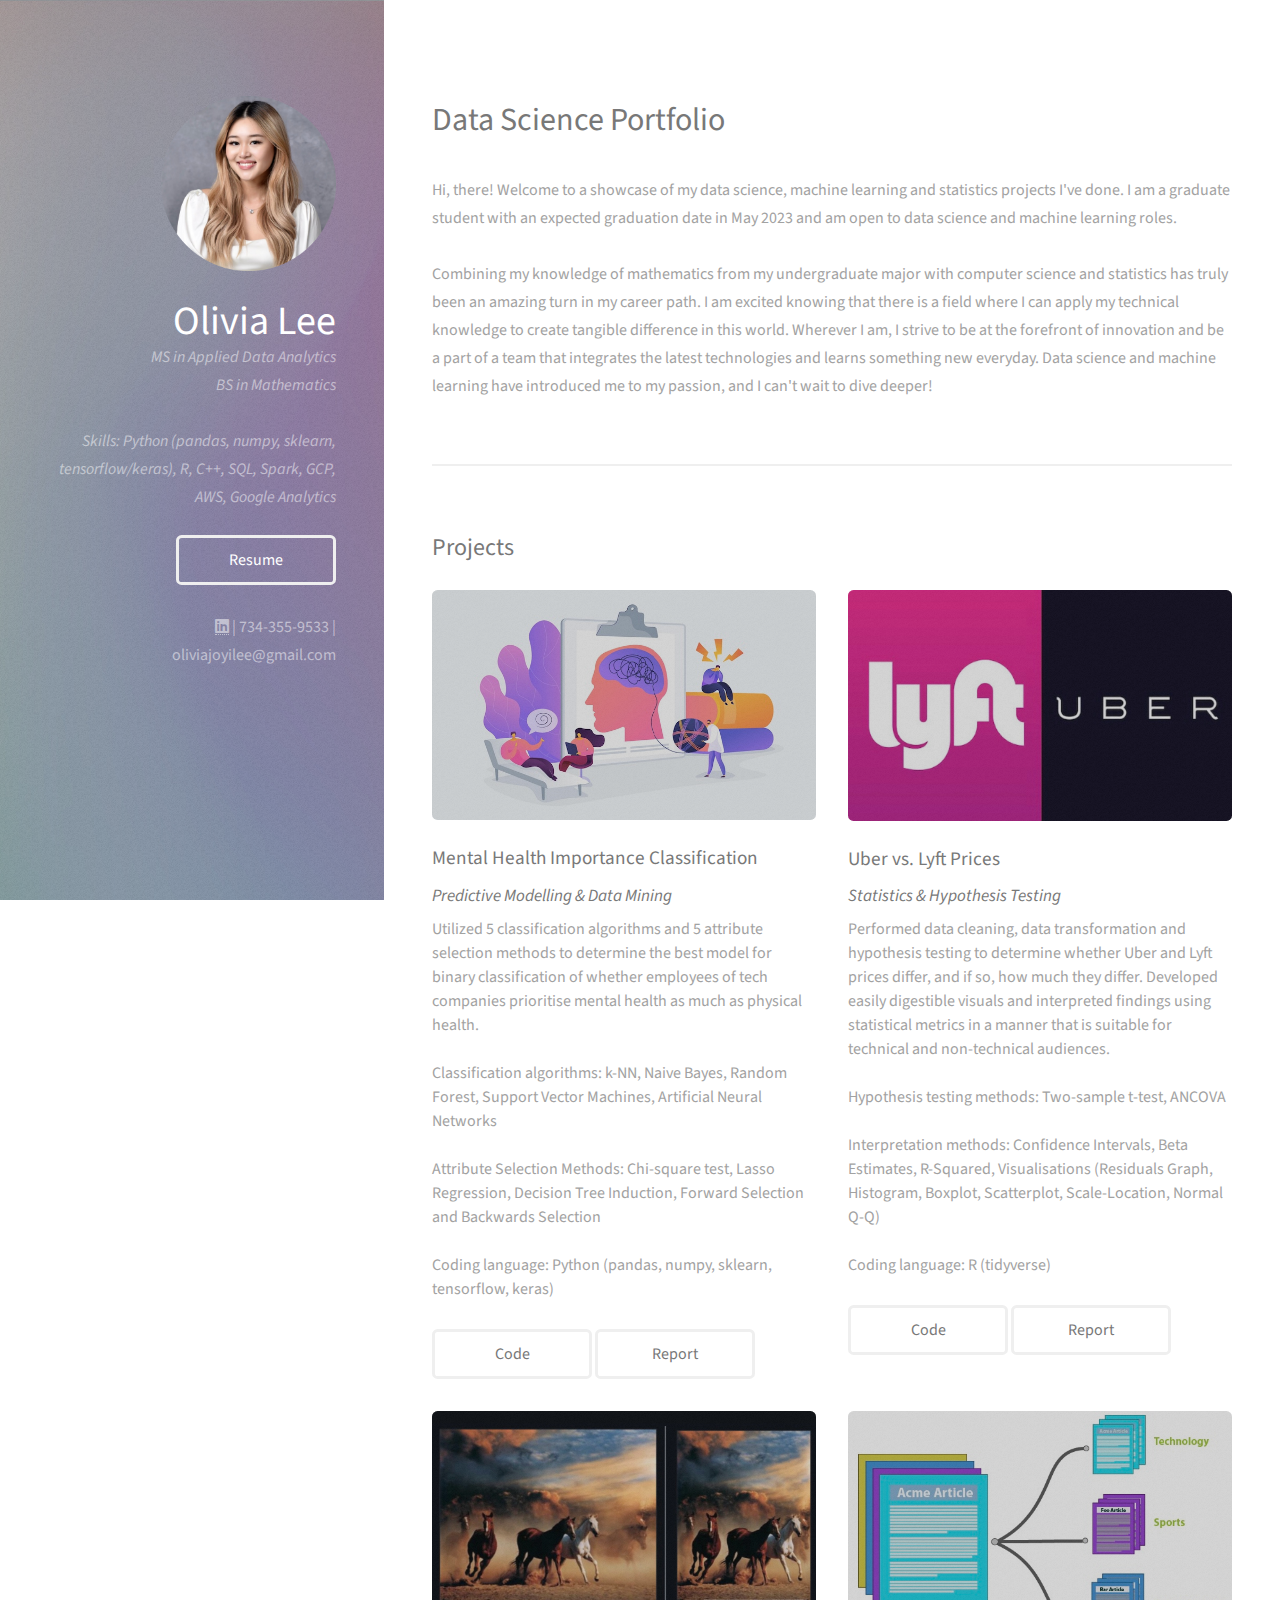
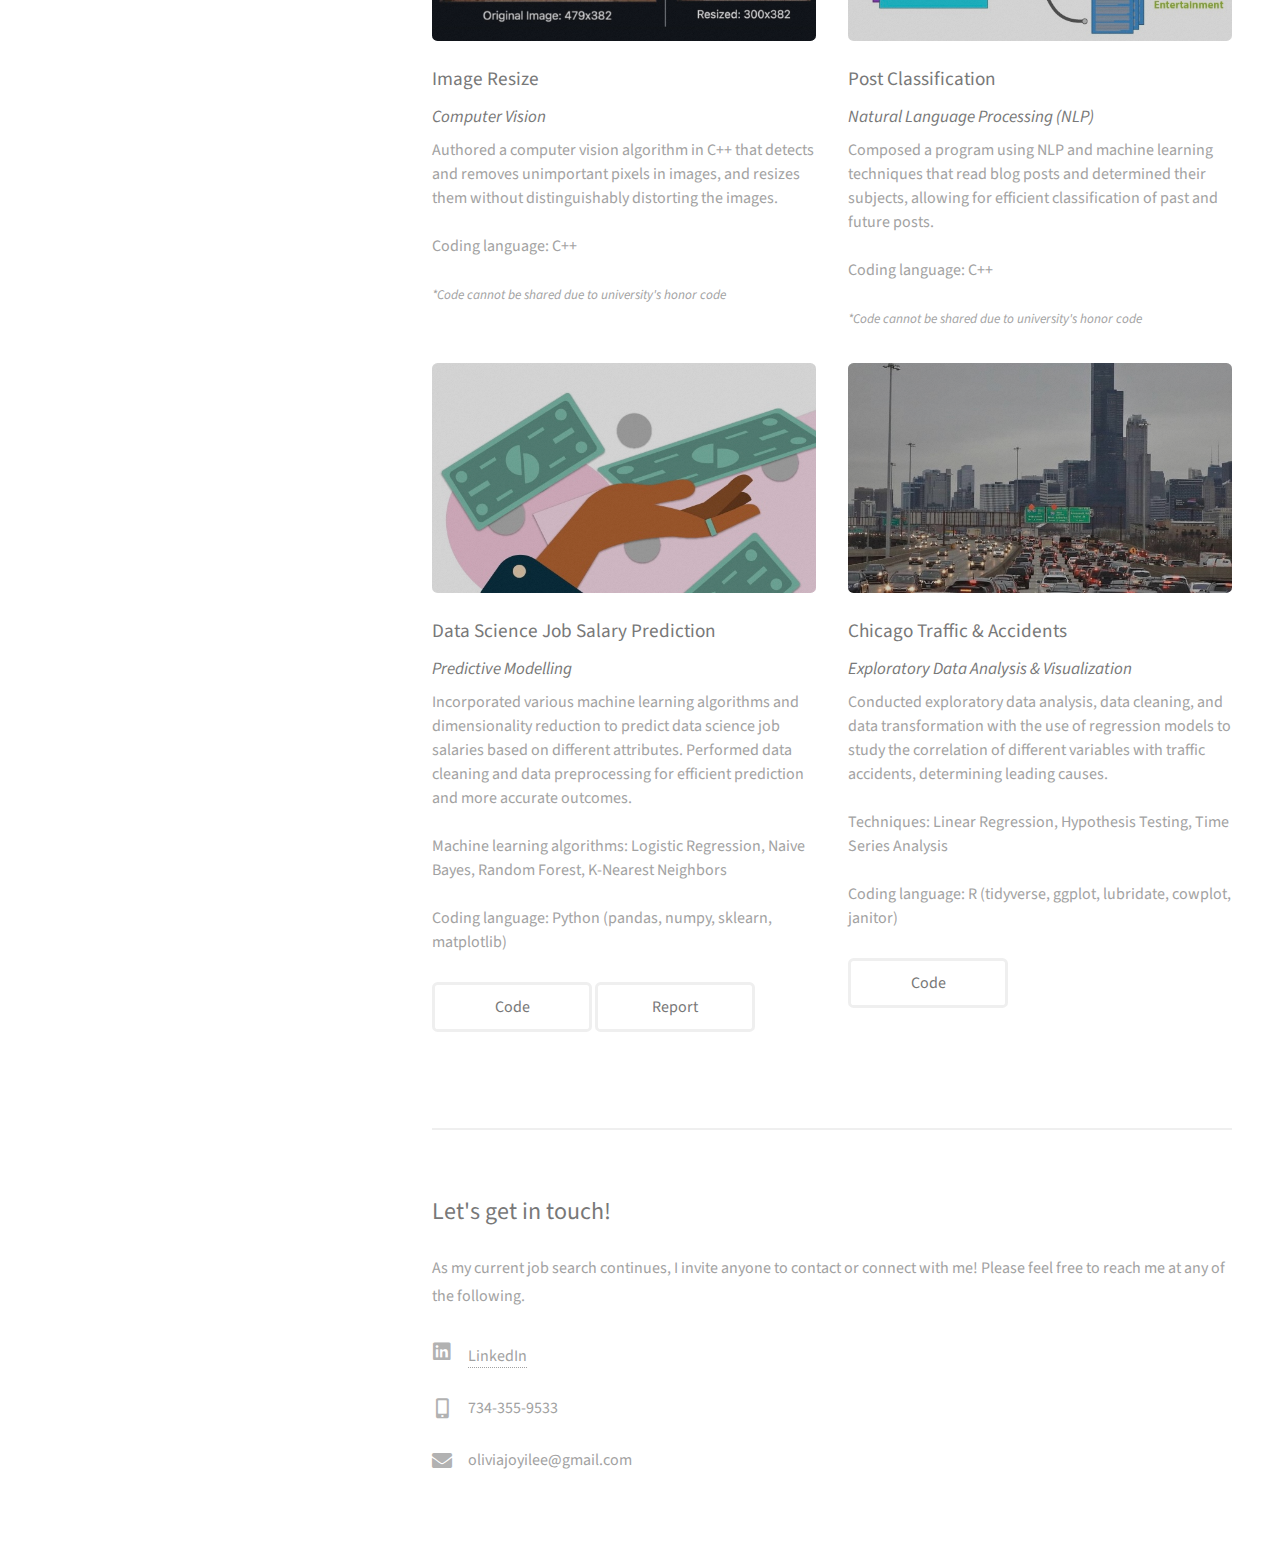
<file: index.html>
<!DOCTYPE HTML>
<!--
	Strata by HTML5 UP
	html5up.net | @ajlkn
	Free for personal and commercial use under the CCA 3.0 license (html5up.net/license)
-->
<html>
	<head>
		<title>Olivia Lee - Portfolio</title>
		<meta charset="utf-8" />
		<meta name="viewport" content="width=device-width, initial-scale=1, user-scalable=no" />
		<link rel="stylesheet" href="assets/css/main.css" />
	</head>
	<body class="is-preload">

		<!-- Header -->
			<header id="header">
				<div class="inner">
					<img src="images/profile.jpg" alt="" height="175" width="175"/><br \><br \>
					<span style="font-size: 40px;"><strong>Olivia Lee</strong></span><br \>
					<p style="color: rgba(255, 255, 255, 0.5);"><i>MS in Applied Data Analytics
						<br />BS in Mathematics<br />
						<br /> Skills: Python (pandas, numpy, sklearn, tensorflow/keras), R, C++, SQL, Spark, GCP, AWS, Google Analytics</i></p>
						<a href="files/Olivia_Lee_Resume_June_2023.pdf" class="button"><strong>Resume</strong></a><br \>
						<ul class="labeled-icons">
						<li>
						<br \><a href="https://www.linkedin.com/in/olivialeejoyi/" class="fab fa-linkedin"></a> |<span style="white-space: nowrap;"> 734-355-9533 |</span> oliviajoyilee@gmail.com
						</li>
						</ul>
				</div>
			</header>

		<!-- Main -->
			<div id="main">

				<!-- One -->
					<section id="one">
						<header class="major">
							<h2>Data Science Portfolio</h2>
						</header>
						<p>Hi, there! Welcome to a showcase of my data science, machine learning and statistics projects I've done. I am a graduate student with an expected graduation date in May 2023 and am open to data science and machine learning roles.<br \>
						<br \>Combining my knowledge of mathematics from my undergraduate major with computer science and statistics has truly been an amazing turn in my career path. I am excited knowing that there is a field where I can apply my technical knowledge to create tangible difference in this world. Wherever I am, I strive to be at the forefront of innovation and be a part of a team that integrates the latest technologies and learns something new everyday. Data science and machine learning have introduced me to my passion, and I can't wait to dive deeper!</p>
					</section>

				<!-- Two -->
					<section id="two">
						<h2>Projects</h2>
						<div class="row">
							<article class="col-6 col-12-xsmall work-item">
								<a class="image fit"><img src="images/thumbs/01.jpg" alt="" /></a>
								<h3>Mental Health Importance Classification</h3>
								<h5><i>Predictive Modelling & Data Mining</i></h5>
								<p>Utilized 5 classification algorithms and 5 attribute selection methods to determine the best model for binary classification of whether employees of tech companies prioritise mental health as much as physical health.<br />
									<br \>Classification algorithms: k-NN, Naive Bayes, Random Forest, Support Vector Machines, Artificial Neural Networks<br \>
									<br \>Attribute Selection Methods: Chi-square test, Lasso Regression, Decision Tree Induction, Forward Selection and Backwards Selection<br \>
									<br \>Coding language: Python (pandas, numpy, sklearn, tensorflow, keras)</p>
								<br \><a href="https://colab.research.google.com/drive/1s-TlRMAQD17XBFO4F3kyh2wl7--r0SMc?usp=sharing" class="button"><strong>Code</strong></a>
						<a href="files/Olivia_Lee_CS699_Final_Project_Report_PDF.pdf" class="button"><strong>Report</strong></a><br \>
							</article>
							<article class="col-6 col-12-xsmall work-item">
								<a class="image fit"><img src="images/thumbs/02.jpg" alt="" /></a>
								<h3>Uber vs. Lyft Prices</h3>
								<h5><i>Statistics & Hypothesis Testing</i></h5>
								<p>Performed data cleaning, data transformation and hypothesis testing to determine whether Uber and Lyft prices differ, and if so, how much they differ. Developed easily digestible visuals and interpreted findings using statistical metrics in a manner that is suitable for technical and non-technical audiences.<br \>
								<br \>Hypothesis testing methods: Two-sample t-test, ANCOVA<br \>
								<br \>Interpretation methods: Confidence Intervals, Beta Estimates, R-Squared, Visualisations (Residuals Graph, Histogram, Boxplot, Scatterplot, Scale-Location, Normal Q-Q)<br \>
								<br \>Coding language: R (tidyverse)</p>
								<br \><a href="files/Olivia_Lee_CS555_Term_Project_Rmd.pdf" class="button"><strong>Code</strong></a>
						<a href="files/Olivia_Lee_CS555_Term_Project_Report.pdf" class="button"><strong>Report</strong></a><br \>
							</article>
							<article class="col-6 col-12-xsmall work-item">
								<a class="image fit"><img src="images/thumbs/03.jpg" alt="" /></a>
								<h3>Image Resize</h3>
								<h5><i>Computer Vision</i></h5>
								<p>Authored a computer vision algorithm in C++ that detects and removes unimportant pixels in images, and resizes
them without distinguishably distorting the images.<br \>
									<br \> Coding language: C++<br \>
								<br \><i><span style="font-size: smaller;">*Code cannot be shared due to university's honor code</span></i></p>
							</article>
							<article class="col-6 col-12-xsmall work-item">
								<a class="image fit"><img src="images/thumbs/04.jpg" alt="" /></a>
								<h3>Post Classification</h3>
								<h5><i>Natural Language Processing (NLP)</i></h5>
								<p>Composed a program using NLP and machine learning techniques that read blog posts and determined their subjects, allowing for efficient classification of past and future posts.<br \>
								<br \>Coding language: C++<br \>
								<br \><i><span style="font-size: smaller;">*Code cannot be shared due to university's honor code</span></i></p>
							</article>
							<article class="col-6 col-12-xsmall work-item">
								<a class="image fit"><img src="images/thumbs/05.jpg" alt="" /></a>
								<h3>Data Science Job Salary Prediction</h3>
								<h5><i>Predictive Modelling</i></h5>
								<p>Incorporated various machine learning algorithms and dimensionality reduction to predict data science job salaries based on different attributes. Performed data cleaning and data preprocessing for efficient prediction and more accurate outcomes.<br \>
								<br \>Machine learning algorithms: Logistic Regression, Naive Bayes, Random Forest, K-Nearest Neighbors<br \>
								<br \>Coding language: Python (pandas, numpy, sklearn, matplotlib)</p>
								<br \><a href="files/Olivia_Lee_CS677_Final_Project.pdf" class="button"><strong>Code</strong></a>
						<a href="files/Olivia_Lee_CS677_Final_Project_Summary.pdf" class="button"><strong>Report</strong></a><br \>
							</article>
							<article class="col-6 col-12-xsmall work-item">
								<a class="image fit"><img src="images/thumbs/06.jpg" alt="" /></a>
								<h3>Chicago Traffic  & Accidents</h3>
								<h5><i>Exploratory Data Analysis & Visualization</i></h5>
								<p>Conducted exploratory data analysis, data cleaning, and data transformation with the use of regression models to study the
correlation of different variables with traffic accidents, determining leading causes.<br \>
								<br \>Techniques: Linear Regression, Hypothesis Testing, Time Series Analysis<br \>
								<br \>Coding language: R (tidyverse, ggplot, lubridate, cowplot, janitor)</p>
								<br \><a href="files/Olivia_Lee_STATS306_Final_Project.pdf" class="button"><strong>Code</strong></a><br \>
							</article>
						</div>
					</section>

				<!-- Three -->
					<section id="three">
						<h2>Let's get in touch!</h2>
						<p>As my current job search continues, I invite anyone to contact or connect with me! Please feel free to reach me at any of the following.</p>
						<div class="row">
							<div class="col-8 col-12-small">
								<ul class="labeled-icons">
									<li>
										<h3 class="fab fa-linkedin"</span></h3>
										<a href="https://www.linkedin.com/in/olivialeejoyi/">LinkedIn</a>
									</li>
									<li>
										<h3 class="icon solid fa-mobile-alt"><span class="label">Phone</span></h3>
										734-355-9533
									</li>
									<li>
										<h3 class="icon solid fa-envelope"><span class="label">Email</span></h3>
										oliviajoyilee@gmail.com
									</li>
								</ul>
							</div>
						</div>
					</section>

				<!-- Four -->
				<!--
					<section id="four">
						<h2>Elements</h2>

						<section>
							<h4>Text</h4>
							<p>This is <b>bold</b> and this is <strong>strong</strong>. This is <i>italic</i> and this is <em>emphasized</em>.
							This is <sup>superscript</sup> text and this is <sub>subscript</sub> text.
							This is <u>underlined</u> and this is code: <code>for (;;) { ... }</code>. Finally, <a href="#">this is a link</a>.</p>
							<hr />
							<header>
								<h4>Heading with a Subtitle</h4>
								<p>Lorem ipsum dolor sit amet nullam id egestas urna aliquam</p>
							</header>
							<p>Nunc lacinia ante nunc ac lobortis. Interdum adipiscing gravida odio porttitor sem non mi integer non faucibus ornare mi ut ante amet placerat aliquet. Volutpat eu sed ante lacinia sapien lorem accumsan varius montes viverra nibh in adipiscing blandit tempus accumsan.</p>
							<header>
								<h5>Heading with a Subtitle</h5>
								<p>Lorem ipsum dolor sit amet nullam id egestas urna aliquam</p>
							</header>
							<p>Nunc lacinia ante nunc ac lobortis. Interdum adipiscing gravida odio porttitor sem non mi integer non faucibus ornare mi ut ante amet placerat aliquet. Volutpat eu sed ante lacinia sapien lorem accumsan varius montes viverra nibh in adipiscing blandit tempus accumsan.</p>
							<hr />
							<h2>Heading Level 2</h2>
							<h3>Heading Level 3</h3>
							<h4>Heading Level 4</h4>
							<h5>Heading Level 5</h5>
							<h6>Heading Level 6</h6>
							<hr />
							<h5>Blockquote</h5>
							<blockquote>Fringilla nisl. Donec accumsan interdum nisi, quis tincidunt felis sagittis eget tempus euismod. Vestibulum ante ipsum primis in faucibus vestibulum. Blandit adipiscing eu felis iaculis volutpat ac adipiscing accumsan faucibus. Vestibulum ante ipsum primis in faucibus lorem ipsum dolor sit amet nullam adipiscing eu felis.</blockquote>
							<h5>Preformatted</h5>
							<pre><code>i = 0;

while (!deck.isInOrder()) {
print 'Iteration ' + i;
deck.shuffle();
i++;
}

print 'It took ' + i + ' iterations to sort the deck.';</code></pre>
						</section>

						<section>
							<h4>Lists</h4>
							<div class="row">
								<div class="col-6 col-12-xsmall">
									<h5>Unordered</h5>
									<ul>
										<li>Dolor pulvinar etiam magna etiam.</li>
										<li>Sagittis adipiscing lorem eleifend.</li>
										<li>Felis enim feugiat dolore viverra.</li>
									</ul>
									<h5>Alternate</h5>
									<ul class="alt">
										<li>Dolor pulvinar etiam magna etiam.</li>
										<li>Sagittis adipiscing lorem eleifend.</li>
										<li>Felis enim feugiat dolore viverra.</li>
									</ul>
								</div>
								<div class="col-6 col-12-xsmall">
									<h5>Ordered</h5>
									<ol>
										<li>Dolor pulvinar etiam magna etiam.</li>
										<li>Etiam vel felis at lorem sed viverra.</li>
										<li>Felis enim feugiat dolore viverra.</li>
										<li>Dolor pulvinar etiam magna etiam.</li>
										<li>Etiam vel felis at lorem sed viverra.</li>
										<li>Felis enim feugiat dolore viverra.</li>
									</ol>
									<h5>Icons</h5>
									<ul class="icons">
										<li><a href="#" class="icon brands fa-twitter"><span class="label">Twitter</span></a></li>
										<li><a href="#" class="icon brands fa-facebook-f"><span class="label">Facebook</span></a></li>
										<li><a href="#" class="icon brands fa-instagram"><span class="label">Instagram</span></a></li>
										<li><a href="#" class="icon brands fa-github"><span class="label">Github</span></a></li>
										<li><a href="#" class="icon brands fa-dribbble"><span class="label">Dribbble</span></a></li>
										<li><a href="#" class="icon brands fa-tumblr"><span class="label">Tumblr</span></a></li>
									</ul>
								</div>
							</div>
							<h5>Actions</h5>
							<ul class="actions">
								<li><a href="#" class="button primary">Default</a></li>
								<li><a href="#" class="button">Default</a></li>
							</ul>
							<ul class="actions small">
								<li><a href="#" class="button primary small">Small</a></li>
								<li><a href="#" class="button small">Small</a></li>
							</ul>
							<div class="row">
								<div class="col-6 col-12-small">
									<ul class="actions stacked">
										<li><a href="#" class="button primary">Default</a></li>
										<li><a href="#" class="button">Default</a></li>
									</ul>
								</div>
								<div class="col-6 col-12-small">
									<ul class="actions stacked">
										<li><a href="#" class="button primary small">Small</a></li>
										<li><a href="#" class="button small">Small</a></li>
									</ul>
								</div>
								<div class="col-6 col-12-small">
									<ul class="actions stacked">
										<li><a href="#" class="button primary fit">Default</a></li>
										<li><a href="#" class="button fit">Default</a></li>
									</ul>
								</div>
								<div class="col-6 col-12-small">
									<ul class="actions stacked">
										<li><a href="#" class="button primary small fit">Small</a></li>
										<li><a href="#" class="button small fit">Small</a></li>
									</ul>
								</div>
							</div>
						</section>

						<section>
							<h4>Table</h4>
							<h5>Default</h5>
							<div class="table-wrapper">
								<table>
									<thead>
										<tr>
											<th>Name</th>
											<th>Description</th>
											<th>Price</th>
										</tr>
									</thead>
									<tbody>
										<tr>
											<td>Item One</td>
											<td>Ante turpis integer aliquet porttitor.</td>
											<td>29.99</td>
										</tr>
										<tr>
											<td>Item Two</td>
											<td>Vis ac commodo adipiscing arcu aliquet.</td>
											<td>19.99</td>
										</tr>
										<tr>
											<td>Item Three</td>
											<td> Morbi faucibus arcu accumsan lorem.</td>
											<td>29.99</td>
										</tr>
										<tr>
											<td>Item Four</td>
											<td>Vitae integer tempus condimentum.</td>
											<td>19.99</td>
										</tr>
										<tr>
											<td>Item Five</td>
											<td>Ante turpis integer aliquet porttitor.</td>
											<td>29.99</td>
										</tr>
									</tbody>
									<tfoot>
										<tr>
											<td colspan="2"></td>
											<td>100.00</td>
										</tr>
									</tfoot>
								</table>
							</div>

							<h5>Alternate</h5>
							<div class="table-wrapper">
								<table class="alt">
									<thead>
										<tr>
											<th>Name</th>
											<th>Description</th>
											<th>Price</th>
										</tr>
									</thead>
									<tbody>
										<tr>
											<td>Item One</td>
											<td>Ante turpis integer aliquet porttitor.</td>
											<td>29.99</td>
										</tr>
										<tr>
											<td>Item Two</td>
											<td>Vis ac commodo adipiscing arcu aliquet.</td>
											<td>19.99</td>
										</tr>
										<tr>
											<td>Item Three</td>
											<td> Morbi faucibus arcu accumsan lorem.</td>
											<td>29.99</td>
										</tr>
										<tr>
											<td>Item Four</td>
											<td>Vitae integer tempus condimentum.</td>
											<td>19.99</td>
										</tr>
										<tr>
											<td>Item Five</td>
											<td>Ante turpis integer aliquet porttitor.</td>
											<td>29.99</td>
										</tr>
									</tbody>
									<tfoot>
										<tr>
											<td colspan="2"></td>
											<td>100.00</td>
										</tr>
									</tfoot>
								</table>
							</div>
						</section>

						<section>
							<h4>Buttons</h4>
							<ul class="actions">
								<li><a href="#" class="button primary">Primary</a></li>
								<li><a href="#" class="button">Default</a></li>
							</ul>
							<ul class="actions">
								<li><a href="#" class="button large">Large</a></li>
								<li><a href="#" class="button">Default</a></li>
								<li><a href="#" class="button small">Small</a></li>
							</ul>
							<ul class="actions fit">
								<li><a href="#" class="button primary fit">Fit</a></li>
								<li><a href="#" class="button fit">Fit</a></li>
							</ul>
							<ul class="actions fit small">
								<li><a href="#" class="button primary fit small">Fit + Small</a></li>
								<li><a href="#" class="button fit small">Fit + Small</a></li>
							</ul>
							<ul class="actions">
								<li><a href="#" class="button primary icon solid fa-download">Icon</a></li>
								<li><a href="#" class="button icon solid fa-download">Icon</a></li>
							</ul>
							<ul class="actions">
								<li><span class="button primary disabled">Primary</span></li>
								<li><span class="button disabled">Default</span></li>
							</ul>
						</section>

						<section>
							<h4>Form</h4>
							<form method="post" action="#">
								<div class="row gtr-uniform gtr-50">
									<div class="col-6 col-12-xsmall">
										<input type="text" name="demo-name" id="demo-name" value="" placeholder="Name" />
									</div>
									<div class="col-6 col-12-xsmall">
										<input type="email" name="demo-email" id="demo-email" value="" placeholder="Email" />
									</div>
									<div class="col-12">
										<select name="demo-category" id="demo-category">
											<option value="">- Category -</option>
											<option value="1">Manufacturing</option>
											<option value="1">Shipping</option>
											<option value="1">Administration</option>
											<option value="1">Human Resources</option>
										</select>
									</div>
									<div class="col-4 col-12-small">
										<input type="radio" id="demo-priority-low" name="demo-priority" checked>
										<label for="demo-priority-low">Low Priority</label>
									</div>
									<div class="col-4 col-12-small">
										<input type="radio" id="demo-priority-normal" name="demo-priority">
										<label for="demo-priority-normal">Normal Priority</label>
									</div>
									<div class="col-4 col-12-small">
										<input type="radio" id="demo-priority-high" name="demo-priority">
										<label for="demo-priority-high">High Priority</label>
									</div>
									<div class="col-6 col-12-small">
										<input type="checkbox" id="demo-copy" name="demo-copy">
										<label for="demo-copy">Email me a copy of this message</label>
									</div>
									<div class="col-6 col-12-small">
										<input type="checkbox" id="demo-human" name="demo-human" checked>
										<label for="demo-human">I am a human and not a robot</label>
									</div>
									<div class="col-12">
										<textarea name="demo-message" id="demo-message" placeholder="Enter your message" rows="6"></textarea>
									</div>
									<div class="col-12">
										<ul class="actions">
											<li><input type="submit" value="Send Message" class="primary" /></li>
											<li><input type="reset" value="Reset" /></li>
										</ul>
									</div>
								</div>
							</form>
						</section>

						<section>
							<h4>Image</h4>
							<h5>Fit</h5>
							<div class="box alt">
								<div class="row gtr-50 gtr-uniform">
									<div class="col-12"><span class="image fit"><img src="images/fulls/05.jpg" alt="" /></span></div>
									<div class="col-4"><span class="image fit"><img src="images/thumbs/01.jpg" alt="" /></span></div>
									<div class="col-4"><span class="image fit"><img src="images/thumbs/02.jpg" alt="" /></span></div>
									<div class="col-4"><span class="image fit"><img src="images/thumbs/03.jpg" alt="" /></span></div>
									<div class="col-4"><span class="image fit"><img src="images/thumbs/04.jpg" alt="" /></span></div>
									<div class="col-4"><span class="image fit"><img src="images/thumbs/05.jpg" alt="" /></span></div>
									<div class="col-4"><span class="image fit"><img src="images/thumbs/06.jpg" alt="" /></span></div>
									<div class="col-4"><span class="image fit"><img src="images/thumbs/03.jpg" alt="" /></span></div>
									<div class="col-4"><span class="image fit"><img src="images/thumbs/02.jpg" alt="" /></span></div>
									<div class="col-4"><span class="image fit"><img src="images/thumbs/01.jpg" alt="" /></span></div>
								</div>
							</div>
							<h5>Left &amp; Right</h5>
							<p><span class="image left"><img src="images/avatar.jpg" alt="" /></span>Fringilla nisl. Donec accumsan interdum nisi, quis tincidunt felis sagittis eget. tempus euismod. Vestibulum ante ipsum primis in faucibus vestibulum. Blandit adipiscing eu felis iaculis volutpat ac adipiscing accumsan eu faucibus. Integer ac pellentesque praesent tincidunt felis sagittis eget. tempus euismod. Vestibulum ante ipsum primis in faucibus vestibulum. Blandit adipiscing eu felis iaculis volutpat ac adipiscing accumsan eu faucibus. Integer ac pellentesque praesent. Donec accumsan interdum nisi, quis tincidunt felis sagittis eget. tempus euismod. Vestibulum ante ipsum primis in faucibus vestibulum. Blandit adipiscing eu felis iaculis volutpat ac adipiscing accumsan eu faucibus. Integer ac pellentesque praesent tincidunt felis sagittis eget. tempus euismod. Vestibulum ante ipsum primis in faucibus vestibulum. Blandit adipiscing eu felis iaculis volutpat ac adipiscing accumsan eu faucibus. Integer ac pellentesque praesent.</p>
							<p><span class="image right"><img src="images/avatar.jpg" alt="" /></span>Fringilla nisl. Donec accumsan interdum nisi, quis tincidunt felis sagittis eget. tempus euismod. Vestibulum ante ipsum primis in faucibus vestibulum. Blandit adipiscing eu felis iaculis volutpat ac adipiscing accumsan eu faucibus. Integer ac pellentesque praesent tincidunt felis sagittis eget. tempus euismod. Vestibulum ante ipsum primis in faucibus vestibulum. Blandit adipiscing eu felis iaculis volutpat ac adipiscing accumsan eu faucibus. Integer ac pellentesque praesent. Donec accumsan interdum nisi, quis tincidunt felis sagittis eget. tempus euismod. Vestibulum ante ipsum primis in faucibus vestibulum. Blandit adipiscing eu felis iaculis volutpat ac adipiscing accumsan eu faucibus. Integer ac pellentesque praesent tincidunt felis sagittis eget. tempus euismod. Vestibulum ante ipsum primis in faucibus vestibulum. Blandit adipiscing eu felis iaculis volutpat ac adipiscing accumsan eu faucibus. Integer ac pellentesque praesent.</p>
						</section>

					</section>
				-->

			</div>

		<!-- Footer -->
			<footer id="footer">
				<div class="inner">
					<ul class="copyright">	
					
					<!--<ul class="icons">
						<li><a href="#" class="icon brands fa-twitter"><span class="label">Twitter</span></a></li>
						<li><a href="#" class="icon brands fa-github"><span class="label">Github</span></a></li>
						<li><a href="#" class="icon solid fa-envelope"><span class="label">Email</span></a></li>
					</ul>
					
						<li>&copy; Untitled</li><li>Design: <a href="http://html5up.net">HTML5 UP</a></li>-->
					</ul>
				</div>
			</footer>

		<!-- Scripts -->
			<script src="assets/js/jquery.min.js"></script>
			<script src="assets/js/jquery.poptrox.min.js"></script>
			<script src="assets/js/browser.min.js"></script>
			<script src="assets/js/breakpoints.min.js"></script>
			<script src="assets/js/util.js"></script>
			<script src="assets/js/main.js"></script>

	</body>
</html>
</file>
<file: assets/css/main.css>
@import url("fontawesome-all.min.css");
@import url("https://fonts.googleapis.com/css?family=Source+Sans+Pro:400,400italic");

/*
	Strata by HTML5 UP
	html5up.net | @ajlkn
	Free for personal and commercial use under the CCA 3.0 license (html5up.net/license)
*/

html, body, div, span, applet, object,
iframe, h1, h2, h3, h4, h5, h6, p, blockquote,
pre, a, abbr, acronym, address, big, cite,
code, del, dfn, em, img, ins, kbd, q, s, samp,
small, strike, strong, sub, sup, tt, var, b,
u, i, center, dl, dt, dd, ol, ul, li, fieldset,
form, label, legend, table, caption, tbody,
tfoot, thead, tr, th, td, article, aside,
canvas, details, embed, figure, figcaption,
footer, header, hgroup, menu, nav, output, ruby,
section, summary, time, mark, audio, video {
	margin: 0;
	padding: 0;
	border: 0;
	font-size: 100%;
	font: inherit;
	vertical-align: baseline;}

article, aside, details, figcaption, figure,
footer, header, hgroup, menu, nav, section {
	display: block;}

body {
	line-height: 1;
}

ol, ul {
	list-style: none;
}

blockquote, q {
	quotes: none;
}

	blockquote:before, blockquote:after, q:before, q:after {
		content: '';
		content: none;
	}

table {
	border-collapse: collapse;
	border-spacing: 0;
}

body {
	-webkit-text-size-adjust: none;
}

mark {
	background-color: transparent;
	color: inherit;
}

input::-moz-focus-inner {
	border: 0;
	padding: 0;
}

input, select, textarea {
	-moz-appearance: none;
	-webkit-appearance: none;
	-ms-appearance: none;
	appearance: none;
}

/* Basic */

	html {
		box-sizing: border-box;
	}

	*, *:before, *:after {
		box-sizing: inherit;
	}

	body {
		background: #fff;
	}

		body.is-preload *, body.is-preload *:before, body.is-preload *:after {
			-moz-animation: none !important;
			-webkit-animation: none !important;
			-ms-animation: none !important;
			animation: none !important;
			-moz-transition: none !important;
			-webkit-transition: none !important;
			-ms-transition: none !important;
			transition: none !important;
		}

	body, input, select, textarea {
		color: #a2a2a2;
		font-family: "Source Sans Pro", Helvetica, sans-serif;
		font-size: 16pt;
		font-weight: 400;
		line-height: 1.75em;
	}

	a {
		-moz-transition: color 0.2s ease-in-out, border-color 0.2s ease-in-out;
		-webkit-transition: color 0.2s ease-in-out, border-color 0.2s ease-in-out;
		-ms-transition: color 0.2s ease-in-out, border-color 0.2s ease-in-out;
		transition: color 0.2s ease-in-out, border-color 0.2s ease-in-out;
		border-bottom: dotted 1px;
		color: #49bf9d;
		text-decoration: none;
	}

		a:hover {
			border-bottom-color: transparent;
			color: #49bf9d !important;
			text-decoration: none;
		}

	strong, b {
		color: #787878;
		font-weight: 400;
	}

	em, i {
		font-style: italic;
	}

	p {
		margin: 0 0 2em 0;
	}

	h1, h2, h3, h4, h5, h6 {
		color: #787878;
		font-weight: 400;
		line-height: 1em;
		margin: 0 0 1em 0;
	}

		h1 a, h2 a, h3 a, h4 a, h5 a, h6 a {
			color: inherit;
			text-decoration: none;
		}

	h1 {
		font-size: 2em;
		line-height: 1.5em;
	}

	h2 {
		font-size: 1.5em;
		line-height: 1.5em;
	}

	h3 {
		font-size: 1.25em;
		line-height: 1.5em;
	}

	h4 {
		font-size: 1.1em;
		line-height: 1.5em;
	}

	h5 {
		font-size: 0.9em;
		line-height: 1.5em;
	}

	h6 {
		font-size: 0.7em;
		line-height: 1.5em;
	}

	sub {
		font-size: 0.8em;
		position: relative;
		top: 0.5em;
	}

	sup {
		font-size: 0.8em;
		position: relative;
		top: -0.5em;
	}

	hr {
		border: 0;
		border-bottom: solid 2px #efefef;
		margin: 2em 0;
	}

		hr.major {
			margin: 3em 0;
		}

	blockquote {
		border-left: solid 6px #efefef;
		font-style: italic;
		margin: 0 0 2em 0;
		padding: 0.5em 0 0.5em 1.5em;
	}

	code {
		background: #f7f7f7;
		border-radius: 0.35em;
		border: solid 2px #efefef;
		font-family: "Courier New", monospace;
		font-size: 0.9em;
		margin: 0 0.25em;
		padding: 0.25em 0.65em;
	}

	pre {
		-webkit-overflow-scrolling: touch;
		font-family: "Courier New", monospace;
		font-size: 0.9em;
		margin: 0 0 2em 0;
	}

		pre code {
			display: block;
			line-height: 1.75em;
			padding: 1em 1.5em;
			overflow-x: auto;
		}

	.align-left {
		text-align: left;
	}

	.align-center {
		text-align: center;
	}

	.align-right {
		text-align: right;
	}

/* Container */

	.container {
		margin: 0 auto;
		max-width: calc(100% - 4em);
		width: 100%;
	}

		.container.xsmall {
			width: 25%;
		}

		.container.small {
			width: 50%;
		}

		.container.medium {
			width: 75%;
		}

		.container.large {
			width: 125%;
		}

		.container.xlarge {
			width: 150%;
		}

		.container.max {
			width: 100%;
		}

		@media screen and (max-width: 980px) {

			.container {
				width: 100% !important;
				max-width: 100% !important;
			}

		}

		@media screen and (max-width: 480px) {

			.container {
				max-width: calc(100% - 3em);
			}

		}

/* Row */

	.row {
		display: flex;
		flex-wrap: wrap;
		box-sizing: border-box;
		align-items: stretch;
	}

		.row > * {
			box-sizing: border-box;
		}

		.row.gtr-uniform > * > :last-child {
			margin-bottom: 0;
		}

		.row.aln-left {
			justify-content: flex-start;
		}

		.row.aln-center {
			justify-content: center;
		}

		.row.aln-right {
			justify-content: flex-end;
		}

		.row.aln-top {
			align-items: flex-start;
		}

		.row.aln-middle {
			align-items: center;
		}

		.row.aln-bottom {
			align-items: flex-end;
		}

		.row > .imp {
			order: -1;
		}

		.row > .col-1 {
			width: 8.33333%;
		}

		.row > .off-1 {
			margin-left: 8.33333%;
		}

		.row > .col-2 {
			width: 16.66667%;
		}

		.row > .off-2 {
			margin-left: 16.66667%;
		}

		.row > .col-3 {
			width: 25%;
		}

		.row > .off-3 {
			margin-left: 25%;
		}

		.row > .col-4 {
			width: 33.33333%;
		}

		.row > .off-4 {
			margin-left: 33.33333%;
		}

		.row > .col-5 {
			width: 41.66667%;
		}

		.row > .off-5 {
			margin-left: 41.66667%;
		}

		.row > .col-6 {
			width: 50%;
		}

		.row > .off-6 {
			margin-left: 50%;
		}

		.row > .col-7 {
			width: 58.33333%;
		}

		.row > .off-7 {
			margin-left: 58.33333%;
		}

		.row > .col-8 {
			width: 66.66667%;
		}

		.row > .off-8 {
			margin-left: 66.66667%;
		}

		.row > .col-9 {
			width: 75%;
		}

		.row > .off-9 {
			margin-left: 75%;
		}

		.row > .col-10 {
			width: 83.33333%;
		}

		.row > .off-10 {
			margin-left: 83.33333%;
		}

		.row > .col-11 {
			width: 91.66667%;
		}

		.row > .off-11 {
			margin-left: 91.66667%;
		}

		.row > .col-12 {
			width: 100%;
		}

		.row > .off-12 {
			margin-left: 100%;
		}

		.row.gtr-0 {
			margin-top: 0;
			margin-left: 0em;
		}

			.row.gtr-0 > * {
				padding: 0 0 0 0em;
			}

			.row.gtr-0.gtr-uniform {
				margin-top: 0em;
			}

				.row.gtr-0.gtr-uniform > * {
					padding-top: 0em;
				}

		.row.gtr-25 {
			margin-top: 0;
			margin-left: -0.625em;
		}

			.row.gtr-25 > * {
				padding: 0 0 0 0.625em;
			}

			.row.gtr-25.gtr-uniform {
				margin-top: -0.625em;
			}

				.row.gtr-25.gtr-uniform > * {
					padding-top: 0.625em;
				}

		.row.gtr-50 {
			margin-top: 0;
			margin-left: -1.25em;
		}

			.row.gtr-50 > * {
				padding: 0 0 0 1.25em;
			}

			.row.gtr-50.gtr-uniform {
				margin-top: -1.25em;
			}

				.row.gtr-50.gtr-uniform > * {
					padding-top: 1.25em;
				}

		.row {
			margin-top: 0;
			margin-left: -2.5em;
		}

			.row > * {
				padding: 0 0 0 2.5em;
			}

			.row.gtr-uniform {
				margin-top: -2.5em;
			}

				.row.gtr-uniform > * {
					padding-top: 2.5em;
				}

		.row.gtr-150 {
			margin-top: 0;
			margin-left: -3.75em;
		}

			.row.gtr-150 > * {
				padding: 0 0 0 3.75em;
			}

			.row.gtr-150.gtr-uniform {
				margin-top: -3.75em;
			}

				.row.gtr-150.gtr-uniform > * {
					padding-top: 3.75em;
				}

		.row.gtr-200 {
			margin-top: 0;
			margin-left: -5em;
		}

			.row.gtr-200 > * {
				padding: 0 0 0 5em;
			}

			.row.gtr-200.gtr-uniform {
				margin-top: -5em;
			}

				.row.gtr-200.gtr-uniform > * {
					padding-top: 5em;
				}

		@media screen and (max-width: 1800px) {

			.row {
				display: flex;
				flex-wrap: wrap;
				box-sizing: border-box;
				align-items: stretch;
			}

				.row > * {
					box-sizing: border-box;
				}

				.row.gtr-uniform > * > :last-child {
					margin-bottom: 0;
				}

				.row.aln-left {
					justify-content: flex-start;
				}

				.row.aln-center {
					justify-content: center;
				}

				.row.aln-right {
					justify-content: flex-end;
				}

				.row.aln-top {
					align-items: flex-start;
				}

				.row.aln-middle {
					align-items: center;
				}

				.row.aln-bottom {
					align-items: flex-end;
				}

				.row > .imp-xlarge {
					order: -1;
				}

				.row > .col-1-xlarge {
					width: 8.33333%;
				}

				.row > .off-1-xlarge {
					margin-left: 8.33333%;
				}

				.row > .col-2-xlarge {
					width: 16.66667%;
				}

				.row > .off-2-xlarge {
					margin-left: 16.66667%;
				}

				.row > .col-3-xlarge {
					width: 25%;
				}

				.row > .off-3-xlarge {
					margin-left: 25%;
				}

				.row > .col-4-xlarge {
					width: 33.33333%;
				}

				.row > .off-4-xlarge {
					margin-left: 33.33333%;
				}

				.row > .col-5-xlarge {
					width: 41.66667%;
				}

				.row > .off-5-xlarge {
					margin-left: 41.66667%;
				}

				.row > .col-6-xlarge {
					width: 50%;
				}

				.row > .off-6-xlarge {
					margin-left: 50%;
				}

				.row > .col-7-xlarge {
					width: 58.33333%;
				}

				.row > .off-7-xlarge {
					margin-left: 58.33333%;
				}

				.row > .col-8-xlarge {
					width: 66.66667%;
				}

				.row > .off-8-xlarge {
					margin-left: 66.66667%;
				}

				.row > .col-9-xlarge {
					width: 75%;
				}

				.row > .off-9-xlarge {
					margin-left: 75%;
				}

				.row > .col-10-xlarge {
					width: 83.33333%;
				}

				.row > .off-10-xlarge {
					margin-left: 83.33333%;
				}

				.row > .col-11-xlarge {
					width: 91.66667%;
				}

				.row > .off-11-xlarge {
					margin-left: 91.66667%;
				}

				.row > .col-12-xlarge {
					width: 100%;
				}

				.row > .off-12-xlarge {
					margin-left: 100%;
				}

				.row.gtr-0 {
					margin-top: 0;
					margin-left: 0em;
				}

					.row.gtr-0 > * {
						padding: 0 0 0 0em;
					}

					.row.gtr-0.gtr-uniform {
						margin-top: 0em;
					}

						.row.gtr-0.gtr-uniform > * {
							padding-top: 0em;
						}

				.row.gtr-25 {
					margin-top: 0;
					margin-left: -0.625em;
				}

					.row.gtr-25 > * {
						padding: 0 0 0 0.625em;
					}

					.row.gtr-25.gtr-uniform {
						margin-top: -0.625em;
					}

						.row.gtr-25.gtr-uniform > * {
							padding-top: 0.625em;
						}

				.row.gtr-50 {
					margin-top: 0;
					margin-left: -1.25em;
				}

					.row.gtr-50 > * {
						padding: 0 0 0 1.25em;
					}

					.row.gtr-50.gtr-uniform {
						margin-top: -1.25em;
					}

						.row.gtr-50.gtr-uniform > * {
							padding-top: 1.25em;
						}

				.row {
					margin-top: 0;
					margin-left: -2.5em;
				}

					.row > * {
						padding: 0 0 0 2.5em;
					}

					.row.gtr-uniform {
						margin-top: -2.5em;
					}

						.row.gtr-uniform > * {
							padding-top: 2.5em;
						}

				.row.gtr-150 {
					margin-top: 0;
					margin-left: -3.75em;
				}

					.row.gtr-150 > * {
						padding: 0 0 0 3.75em;
					}

					.row.gtr-150.gtr-uniform {
						margin-top: -3.75em;
					}

						.row.gtr-150.gtr-uniform > * {
							padding-top: 3.75em;
						}

				.row.gtr-200 {
					margin-top: 0;
					margin-left: -5em;
				}

					.row.gtr-200 > * {
						padding: 0 0 0 5em;
					}

					.row.gtr-200.gtr-uniform {
						margin-top: -5em;
					}

						.row.gtr-200.gtr-uniform > * {
							padding-top: 5em;
						}

		}

		@media screen and (max-width: 1280px) {

			.row {
				display: flex;
				flex-wrap: wrap;
				box-sizing: border-box;
				align-items: stretch;
			}

				.row > * {
					box-sizing: border-box;
				}

				.row.gtr-uniform > * > :last-child {
					margin-bottom: 0;
				}

				.row.aln-left {
					justify-content: flex-start;
				}

				.row.aln-center {
					justify-content: center;
				}

				.row.aln-right {
					justify-content: flex-end;
				}

				.row.aln-top {
					align-items: flex-start;
				}

				.row.aln-middle {
					align-items: center;
				}

				.row.aln-bottom {
					align-items: flex-end;
				}

				.row > .imp-large {
					order: -1;
				}

				.row > .col-1-large {
					width: 8.33333%;
				}

				.row > .off-1-large {
					margin-left: 8.33333%;
				}

				.row > .col-2-large {
					width: 16.66667%;
				}

				.row > .off-2-large {
					margin-left: 16.66667%;
				}

				.row > .col-3-large {
					width: 25%;
				}

				.row > .off-3-large {
					margin-left: 25%;
				}

				.row > .col-4-large {
					width: 33.33333%;
				}

				.row > .off-4-large {
					margin-left: 33.33333%;
				}

				.row > .col-5-large {
					width: 41.66667%;
				}

				.row > .off-5-large {
					margin-left: 41.66667%;
				}

				.row > .col-6-large {
					width: 50%;
				}

				.row > .off-6-large {
					margin-left: 50%;
				}

				.row > .col-7-large {
					width: 58.33333%;
				}

				.row > .off-7-large {
					margin-left: 58.33333%;
				}

				.row > .col-8-large {
					width: 66.66667%;
				}

				.row > .off-8-large {
					margin-left: 66.66667%;
				}

				.row > .col-9-large {
					width: 75%;
				}

				.row > .off-9-large {
					margin-left: 75%;
				}

				.row > .col-10-large {
					width: 83.33333%;
				}

				.row > .off-10-large {
					margin-left: 83.33333%;
				}

				.row > .col-11-large {
					width: 91.66667%;
				}

				.row > .off-11-large {
					margin-left: 91.66667%;
				}

				.row > .col-12-large {
					width: 100%;
				}

				.row > .off-12-large {
					margin-left: 100%;
				}

				.row.gtr-0 {
					margin-top: 0;
					margin-left: 0em;
				}

					.row.gtr-0 > * {
						padding: 0 0 0 0em;
					}

					.row.gtr-0.gtr-uniform {
						margin-top: 0em;
					}

						.row.gtr-0.gtr-uniform > * {
							padding-top: 0em;
						}

				.row.gtr-25 {
					margin-top: 0;
					margin-left: -0.5em;
				}

					.row.gtr-25 > * {
						padding: 0 0 0 0.5em;
					}

					.row.gtr-25.gtr-uniform {
						margin-top: -0.5em;
					}

						.row.gtr-25.gtr-uniform > * {
							padding-top: 0.5em;
						}

				.row.gtr-50 {
					margin-top: 0;
					margin-left: -1em;
				}

					.row.gtr-50 > * {
						padding: 0 0 0 1em;
					}

					.row.gtr-50.gtr-uniform {
						margin-top: -1em;
					}

						.row.gtr-50.gtr-uniform > * {
							padding-top: 1em;
						}

				.row {
					margin-top: 0;
					margin-left: -2em;
				}

					.row > * {
						padding: 0 0 0 2em;
					}

					.row.gtr-uniform {
						margin-top: -2em;
					}

						.row.gtr-uniform > * {
							padding-top: 2em;
						}

				.row.gtr-150 {
					margin-top: 0;
					margin-left: -3em;
				}

					.row.gtr-150 > * {
						padding: 0 0 0 3em;
					}

					.row.gtr-150.gtr-uniform {
						margin-top: -3em;
					}

						.row.gtr-150.gtr-uniform > * {
							padding-top: 3em;
						}

				.row.gtr-200 {
					margin-top: 0;
					margin-left: -4em;
				}

					.row.gtr-200 > * {
						padding: 0 0 0 4em;
					}

					.row.gtr-200.gtr-uniform {
						margin-top: -4em;
					}

						.row.gtr-200.gtr-uniform > * {
							padding-top: 4em;
						}

		}

		@media screen and (max-width: 980px) {

			.row {
				display: flex;
				flex-wrap: wrap;
				box-sizing: border-box;
				align-items: stretch;
			}

				.row > * {
					box-sizing: border-box;
				}

				.row.gtr-uniform > * > :last-child {
					margin-bottom: 0;
				}

				.row.aln-left {
					justify-content: flex-start;
				}

				.row.aln-center {
					justify-content: center;
				}

				.row.aln-right {
					justify-content: flex-end;
				}

				.row.aln-top {
					align-items: flex-start;
				}

				.row.aln-middle {
					align-items: center;
				}

				.row.aln-bottom {
					align-items: flex-end;
				}

				.row > .imp-medium {
					order: -1;
				}

				.row > .col-1-medium {
					width: 8.33333%;
				}

				.row > .off-1-medium {
					margin-left: 8.33333%;
				}

				.row > .col-2-medium {
					width: 16.66667%;
				}

				.row > .off-2-medium {
					margin-left: 16.66667%;
				}

				.row > .col-3-medium {
					width: 25%;
				}

				.row > .off-3-medium {
					margin-left: 25%;
				}

				.row > .col-4-medium {
					width: 33.33333%;
				}

				.row > .off-4-medium {
					margin-left: 33.33333%;
				}

				.row > .col-5-medium {
					width: 41.66667%;
				}

				.row > .off-5-medium {
					margin-left: 41.66667%;
				}

				.row > .col-6-medium {
					width: 50%;
				}

				.row > .off-6-medium {
					margin-left: 50%;
				}

				.row > .col-7-medium {
					width: 58.33333%;
				}

				.row > .off-7-medium {
					margin-left: 58.33333%;
				}

				.row > .col-8-medium {
					width: 66.66667%;
				}

				.row > .off-8-medium {
					margin-left: 66.66667%;
				}

				.row > .col-9-medium {
					width: 75%;
				}

				.row > .off-9-medium {
					margin-left: 75%;
				}

				.row > .col-10-medium {
					width: 83.33333%;
				}

				.row > .off-10-medium {
					margin-left: 83.33333%;
				}

				.row > .col-11-medium {
					width: 91.66667%;
				}

				.row > .off-11-medium {
					margin-left: 91.66667%;
				}

				.row > .col-12-medium {
					width: 100%;
				}

				.row > .off-12-medium {
					margin-left: 100%;
				}

				.row.gtr-0 {
					margin-top: 0;
					margin-left: 0em;
				}

					.row.gtr-0 > * {
						padding: 0 0 0 0em;
					}

					.row.gtr-0.gtr-uniform {
						margin-top: 0em;
					}

						.row.gtr-0.gtr-uniform > * {
							padding-top: 0em;
						}

				.row.gtr-25 {
					margin-top: 0;
					margin-left: -0.5em;
				}

					.row.gtr-25 > * {
						padding: 0 0 0 0.5em;
					}

					.row.gtr-25.gtr-uniform {
						margin-top: -0.5em;
					}

						.row.gtr-25.gtr-uniform > * {
							padding-top: 0.5em;
						}

				.row.gtr-50 {
					margin-top: 0;
					margin-left: -1em;
				}

					.row.gtr-50 > * {
						padding: 0 0 0 1em;
					}

					.row.gtr-50.gtr-uniform {
						margin-top: -1em;
					}

						.row.gtr-50.gtr-uniform > * {
							padding-top: 1em;
						}

				.row {
					margin-top: 0;
					margin-left: -2em;
				}

					.row > * {
						padding: 0 0 0 2em;
					}

					.row.gtr-uniform {
						margin-top: -2em;
					}

						.row.gtr-uniform > * {
							padding-top: 2em;
						}

				.row.gtr-150 {
					margin-top: 0;
					margin-left: -3em;
				}

					.row.gtr-150 > * {
						padding: 0 0 0 3em;
					}

					.row.gtr-150.gtr-uniform {
						margin-top: -3em;
					}

						.row.gtr-150.gtr-uniform > * {
							padding-top: 3em;
						}

				.row.gtr-200 {
					margin-top: 0;
					margin-left: -4em;
				}

					.row.gtr-200 > * {
						padding: 0 0 0 4em;
					}

					.row.gtr-200.gtr-uniform {
						margin-top: -4em;
					}

						.row.gtr-200.gtr-uniform > * {
							padding-top: 4em;
						}

		}

		@media screen and (max-width: 736px) {

			.row {
				display: flex;
				flex-wrap: wrap;
				box-sizing: border-box;
				align-items: stretch;
			}

				.row > * {
					box-sizing: border-box;
				}

				.row.gtr-uniform > * > :last-child {
					margin-bottom: 0;
				}

				.row.aln-left {
					justify-content: flex-start;
				}

				.row.aln-center {
					justify-content: center;
				}

				.row.aln-right {
					justify-content: flex-end;
				}

				.row.aln-top {
					align-items: flex-start;
				}

				.row.aln-middle {
					align-items: center;
				}

				.row.aln-bottom {
					align-items: flex-end;
				}

				.row > .imp-small {
					order: -1;
				}

				.row > .col-1-small {
					width: 8.33333%;
				}

				.row > .off-1-small {
					margin-left: 8.33333%;
				}

				.row > .col-2-small {
					width: 16.66667%;
				}

				.row > .off-2-small {
					margin-left: 16.66667%;
				}

				.row > .col-3-small {
					width: 25%;
				}

				.row > .off-3-small {
					margin-left: 25%;
				}

				.row > .col-4-small {
					width: 33.33333%;
				}

				.row > .off-4-small {
					margin-left: 33.33333%;
				}

				.row > .col-5-small {
					width: 41.66667%;
				}

				.row > .off-5-small {
					margin-left: 41.66667%;
				}

				.row > .col-6-small {
					width: 50%;
				}

				.row > .off-6-small {
					margin-left: 50%;
				}

				.row > .col-7-small {
					width: 58.33333%;
				}

				.row > .off-7-small {
					margin-left: 58.33333%;
				}

				.row > .col-8-small {
					width: 66.66667%;
				}

				.row > .off-8-small {
					margin-left: 66.66667%;
				}

				.row > .col-9-small {
					width: 75%;
				}

				.row > .off-9-small {
					margin-left: 75%;
				}

				.row > .col-10-small {
					width: 83.33333%;
				}

				.row > .off-10-small {
					margin-left: 83.33333%;
				}

				.row > .col-11-small {
					width: 91.66667%;
				}

				.row > .off-11-small {
					margin-left: 91.66667%;
				}

				.row > .col-12-small {
					width: 100%;
				}

				.row > .off-12-small {
					margin-left: 100%;
				}

				.row.gtr-0 {
					margin-top: 0;
					margin-left: 0em;
				}

					.row.gtr-0 > * {
						padding: 0 0 0 0em;
					}

					.row.gtr-0.gtr-uniform {
						margin-top: 0em;
					}

						.row.gtr-0.gtr-uniform > * {
							padding-top: 0em;
						}

				.row.gtr-25 {
					margin-top: 0;
					margin-left: -0.375em;
				}

					.row.gtr-25 > * {
						padding: 0 0 0 0.375em;
					}

					.row.gtr-25.gtr-uniform {
						margin-top: -0.375em;
					}

						.row.gtr-25.gtr-uniform > * {
							padding-top: 0.375em;
						}

				.row.gtr-50 {
					margin-top: 0;
					margin-left: -0.75em;
				}

					.row.gtr-50 > * {
						padding: 0 0 0 0.75em;
					}

					.row.gtr-50.gtr-uniform {
						margin-top: -0.75em;
					}

						.row.gtr-50.gtr-uniform > * {
							padding-top: 0.75em;
						}

				.row {
					margin-top: 0;
					margin-left: -1.5em;
				}

					.row > * {
						padding: 0 0 0 1.5em;
					}

					.row.gtr-uniform {
						margin-top: -1.5em;
					}

						.row.gtr-uniform > * {
							padding-top: 1.5em;
						}

				.row.gtr-150 {
					margin-top: 0;
					margin-left: -2.25em;
				}

					.row.gtr-150 > * {
						padding: 0 0 0 2.25em;
					}

					.row.gtr-150.gtr-uniform {
						margin-top: -2.25em;
					}

						.row.gtr-150.gtr-uniform > * {
							padding-top: 2.25em;
						}

				.row.gtr-200 {
					margin-top: 0;
					margin-left: -3em;
				}

					.row.gtr-200 > * {
						padding: 0 0 0 3em;
					}

					.row.gtr-200.gtr-uniform {
						margin-top: -3em;
					}

						.row.gtr-200.gtr-uniform > * {
							padding-top: 3em;
						}

		}

		@media screen and (max-width: 480px) {

			.row {
				display: flex;
				flex-wrap: wrap;
				box-sizing: border-box;
				align-items: stretch;
			}

				.row > * {
					box-sizing: border-box;
				}

				.row.gtr-uniform > * > :last-child {
					margin-bottom: 0;
				}

				.row.aln-left {
					justify-content: flex-start;
				}

				.row.aln-center {
					justify-content: center;
				}

				.row.aln-right {
					justify-content: flex-end;
				}

				.row.aln-top {
					align-items: flex-start;
				}

				.row.aln-middle {
					align-items: center;
				}

				.row.aln-bottom {
					align-items: flex-end;
				}

				.row > .imp-xsmall {
					order: -1;
				}

				.row > .col-1-xsmall {
					width: 8.33333%;
				}

				.row > .off-1-xsmall {
					margin-left: 8.33333%;
				}

				.row > .col-2-xsmall {
					width: 16.66667%;
				}

				.row > .off-2-xsmall {
					margin-left: 16.66667%;
				}

				.row > .col-3-xsmall {
					width: 25%;
				}

				.row > .off-3-xsmall {
					margin-left: 25%;
				}

				.row > .col-4-xsmall {
					width: 33.33333%;
				}

				.row > .off-4-xsmall {
					margin-left: 33.33333%;
				}

				.row > .col-5-xsmall {
					width: 41.66667%;
				}

				.row > .off-5-xsmall {
					margin-left: 41.66667%;
				}

				.row > .col-6-xsmall {
					width: 50%;
				}

				.row > .off-6-xsmall {
					margin-left: 50%;
				}

				.row > .col-7-xsmall {
					width: 58.33333%;
				}

				.row > .off-7-xsmall {
					margin-left: 58.33333%;
				}

				.row > .col-8-xsmall {
					width: 66.66667%;
				}

				.row > .off-8-xsmall {
					margin-left: 66.66667%;
				}

				.row > .col-9-xsmall {
					width: 75%;
				}

				.row > .off-9-xsmall {
					margin-left: 75%;
				}

				.row > .col-10-xsmall {
					width: 83.33333%;
				}

				.row > .off-10-xsmall {
					margin-left: 83.33333%;
				}

				.row > .col-11-xsmall {
					width: 91.66667%;
				}

				.row > .off-11-xsmall {
					margin-left: 91.66667%;
				}

				.row > .col-12-xsmall {
					width: 100%;
				}

				.row > .off-12-xsmall {
					margin-left: 100%;
				}

				.row.gtr-0 {
					margin-top: 0;
					margin-left: 0em;
				}

					.row.gtr-0 > * {
						padding: 0 0 0 0em;
					}

					.row.gtr-0.gtr-uniform {
						margin-top: 0em;
					}

						.row.gtr-0.gtr-uniform > * {
							padding-top: 0em;
						}

				.row.gtr-25 {
					margin-top: 0;
					margin-left: -0.375em;
				}

					.row.gtr-25 > * {
						padding: 0 0 0 0.375em;
					}

					.row.gtr-25.gtr-uniform {
						margin-top: -0.375em;
					}

						.row.gtr-25.gtr-uniform > * {
							padding-top: 0.375em;
						}

				.row.gtr-50 {
					margin-top: 0;
					margin-left: -0.75em;
				}

					.row.gtr-50 > * {
						padding: 0 0 0 0.75em;
					}

					.row.gtr-50.gtr-uniform {
						margin-top: -0.75em;
					}

						.row.gtr-50.gtr-uniform > * {
							padding-top: 0.75em;
						}

				.row {
					margin-top: 0;
					margin-left: -1.5em;
				}

					.row > * {
						padding: 0 0 0 1.5em;
					}

					.row.gtr-uniform {
						margin-top: -1.5em;
					}

						.row.gtr-uniform > * {
							padding-top: 1.5em;
						}

				.row.gtr-150 {
					margin-top: 0;
					margin-left: -2.25em;
				}

					.row.gtr-150 > * {
						padding: 0 0 0 2.25em;
					}

					.row.gtr-150.gtr-uniform {
						margin-top: -2.25em;
					}

						.row.gtr-150.gtr-uniform > * {
							padding-top: 2.25em;
						}

				.row.gtr-200 {
					margin-top: 0;
					margin-left: -3em;
				}

					.row.gtr-200 > * {
						padding: 0 0 0 3em;
					}

					.row.gtr-200.gtr-uniform {
						margin-top: -3em;
					}

						.row.gtr-200.gtr-uniform > * {
							padding-top: 3em;
						}

		}

/* Section/Article */

	section.special, article.special {
		text-align: center;
	}

	header p {
		color: #b2b2b2;
		position: relative;
		margin: 0 0 1.5em 0;
	}

	header h2 + p {
		font-size: 1.25em;
		margin-top: -1em;
		line-height: 1.5em;
	}

	header h3 + p {
		font-size: 1.1em;
		margin-top: -0.8em;
		line-height: 1.5em;
	}

	header h4 + p,
	header h5 + p,
	header h6 + p {
		font-size: 0.9em;
		margin-top: -0.6em;
		line-height: 1.5em;
	}

	header.major h2 {
		font-size: 2em;
	}

/* Form */

	form {
		margin: 0 0 2em 0;
	}

	label {
		color: #787878;
		display: block;
		font-size: 0.9em;
		font-weight: 400;
		margin: 0 0 1em 0;
	}

	input[type="text"],
	input[type="password"],
	input[type="email"],
	select,
	textarea {
		-moz-appearance: none;
		-webkit-appearance: none;
		-ms-appearance: none;
		appearance: none;
		background: #f7f7f7;
		border-radius: 0.35em;
		border: solid 2px transparent;
		color: inherit;
		display: block;
		outline: 0;
		padding: 0 0.75em;
		text-decoration: none;
		width: 100%;
	}

		input[type="text"]:invalid,
		input[type="password"]:invalid,
		input[type="email"]:invalid,
		select:invalid,
		textarea:invalid {
			box-shadow: none;
		}

		input[type="text"]:focus,
		input[type="password"]:focus,
		input[type="email"]:focus,
		select:focus,
		textarea:focus {
			border-color: #49bf9d;
		}

	select {
		background-image: url("data:image/svg+xml;charset=utf8,%3Csvg xmlns='http://www.w3.org/2000/svg' width='40' height='40' preserveAspectRatio='none' viewBox='0 0 40 40'%3E%3Cpath d='M9.4,12.3l10.4,10.4l10.4-10.4c0.2-0.2,0.5-0.4,0.9-0.4c0.3,0,0.6,0.1,0.9,0.4l3.3,3.3c0.2,0.2,0.4,0.5,0.4,0.9 c0,0.4-0.1,0.6-0.4,0.9L20.7,31.9c-0.2,0.2-0.5,0.4-0.9,0.4c-0.3,0-0.6-0.1-0.9-0.4L4.3,17.3c-0.2-0.2-0.4-0.5-0.4-0.9 c0-0.4,0.1-0.6,0.4-0.9l3.3-3.3c0.2-0.2,0.5-0.4,0.9-0.4S9.1,12.1,9.4,12.3z' fill='%23dfdfdf' /%3E%3C/svg%3E");
		background-size: 1.25rem;
		background-repeat: no-repeat;
		background-position: calc(100% - 1rem) center;
		height: 2.75em;
		padding-right: 2.75em;
		text-overflow: ellipsis;
	}

		select option {
			color: #787878;
			background: #fff;
		}

		select:focus::-ms-value {
			background-color: transparent;
		}

		select::-ms-expand {
			display: none;
		}

	input[type="text"],
	input[type="password"],
	input[type="email"],
	select {
		height: 2.75em;
	}

	textarea {
		padding: 0.75em;
	}

	input[type="checkbox"],
	input[type="radio"] {
		-moz-appearance: none;
		-webkit-appearance: none;
		-ms-appearance: none;
		appearance: none;
		display: block;
		float: left;
		margin-right: -2em;
		opacity: 0;
		width: 1em;
		z-index: -1;
	}

		input[type="checkbox"] + label,
		input[type="radio"] + label {
			text-decoration: none;
			color: #a2a2a2;
			cursor: pointer;
			display: inline-block;
			font-size: 1em;
			font-weight: 400;
			padding-left: 2.4em;
			padding-right: 0.75em;
			position: relative;
		}

			input[type="checkbox"] + label:before,
			input[type="radio"] + label:before {
				-moz-osx-font-smoothing: grayscale;
				-webkit-font-smoothing: antialiased;
				display: inline-block;
				font-style: normal;
				font-variant: normal;
				text-rendering: auto;
				line-height: 1;
				text-transform: none !important;
				font-family: 'Font Awesome 5 Free';
				font-weight: 900;
			}

			input[type="checkbox"] + label:before,
			input[type="radio"] + label:before {
				background: #f7f7f7;
				border-radius: 0.35em;
				border: solid 2px transparent;
				content: '';
				display: inline-block;
				font-size: 0.8em;
				height: 2.0625em;
				left: 0;
				line-height: 1.85625em;
				position: absolute;
				text-align: center;
				top: 0;
				width: 2.0625em;
			}

		input[type="checkbox"]:checked + label:before,
		input[type="radio"]:checked + label:before {
			background: #787878;
			border-color: #787878;
			color: #fff;
			content: '\f00c';
		}

		input[type="checkbox"]:focus + label:before,
		input[type="radio"]:focus + label:before {
			border-color: #49bf9d;
		}

	input[type="checkbox"] + label:before {
		border-radius: 0.35em;
	}

	input[type="radio"] + label:before {
		border-radius: 100%;
	}

	::-webkit-input-placeholder {
		color: #b2b2b2 !important;
		opacity: 1.0;
	}

	:-moz-placeholder {
		color: #b2b2b2 !important;
		opacity: 1.0;
	}

	::-moz-placeholder {
		color: #b2b2b2 !important;
		opacity: 1.0;
	}

	:-ms-input-placeholder {
		color: #b2b2b2 !important;
		opacity: 1.0;
	}

/* Box */

	.box {
		border-radius: 0.35em;
		border: solid 2px #efefef;
		margin-bottom: 2em;
		padding: 1.5em;
	}

		.box > :last-child,
		.box > :last-child > :last-child,
		.box > :last-child > :last-child > :last-child {
			margin-bottom: 0;
		}

		.box.alt {
			border: 0;
			border-radius: 0;
			padding: 0;
		}

/* Icon */

	.icon {
		text-decoration: none;
		border-bottom: none;
		position: relative;
	}

		.icon:before {
			-moz-osx-font-smoothing: grayscale;
			-webkit-font-smoothing: antialiased;
			display: inline-block;
			font-style: normal;
			font-variant: normal;
			text-rendering: auto;
			line-height: 1;
			text-transform: none !important;
			font-family: 'Font Awesome 5 Free';
			font-weight: 400;
		}

		.icon > .label {
			display: none;
		}

		.icon:before {
			line-height: inherit;
		}

		.icon.solid:before {
			font-weight: 900;
		}

		.icon.brands:before {
			font-family: 'Font Awesome 5 Brands';
		}

/* Image */

	.image {
		border-radius: 0.35em;
		border: 0;
		display: inline-block;
		position: relative;
	}

		.image:before {
			-moz-transition: opacity 0.2s ease-in-out;
			-webkit-transition: opacity 0.2s ease-in-out;
			-ms-transition: opacity 0.2s ease-in-out;
			transition: opacity 0.2s ease-in-out;
			background: url("images/overlay.png");
			border-radius: 0.35em;
			content: '';
			display: block;
			height: 100%;
			left: 0;
			opacity: 0.5;
			position: absolute;
			top: 0;
			width: 100%;
		}

		.image.thumb {
			text-align: center;
		}

			.image.thumb:after {
				-moz-transition: opacity 0.2s ease-in-out;
				-webkit-transition: opacity 0.2s ease-in-out;
				-ms-transition: opacity 0.2s ease-in-out;
				transition: opacity 0.2s ease-in-out;
				border-radius: 0.35em;
				border: solid 3px rgba(255, 255, 255, 0.5);
				color: #fff;
				content: 'View';
				display: inline-block;
				font-size: 0.8em;
				font-weight: 400;
				left: 50%;
				line-height: 2.25em;
				margin: -1.25em 0 0 -3em;
				opacity: 0;
				padding: 0 1.5em;
				position: absolute;
				text-align: center;
				text-decoration: none;
				top: 50%;
				white-space: nowrap;
			}

			.image.thumb:hover:after {
				opacity: 1.0;
			}

			.image.thumb:hover:before {
				background: url("images/overlay.png"), url("images/overlay.png");
				opacity: 1.0;
			}

		.image img {
			border-radius: 0.35em;
			display: block;
		}

		.image.left {
			float: left;
			margin: 0 1.5em 1em 0;
			top: 0.25em;
		}

		.image.right {
			float: right;
			margin: 0 0 1em 1.5em;
			top: 0.25em;
		}

		.image.left, .image.right {
			max-width: 40%;
		}

			.image.left img, .image.right img {
				width: 100%;
			}

		.image.fit {
			display: block;
			margin: 0 0 2em 0;
			width: 100%;
		}

			.image.fit img {
				width: 100%;
			}

		.image.avatar {
			border-radius: 200%;
		}

			.image.avatar:before {
				display: none;
			}

			.image.avatar img {
				position: relative;
				left: -75px;
				border-radius: 200%;
				width: 200%;
			}

/* List */

	ol {
		list-style: decimal;
		margin: 0 0 2em 0;
		padding-left: 1.25em;
	}

		ol li {
			padding-left: 0.25em;
		}

	ul {
		list-style: disc;
		margin: 0 0 2em 0;
		padding-left: 1em;
	}

		ul li {
			padding-left: 0.5em;
		}

		ul.alt {
			list-style: none;
			padding-left: 0;
		}

			ul.alt li {
				border-top: solid 2px #efefef;
				padding: 0.5em 0;
			}

				ul.alt li:first-child {
					border-top: 0;
					padding-top: 0;
				}

	dl {
		margin: 0 0 2em 0;
	}

/* Icons */

	ul.icons {
		cursor: default;
		list-style: none;
		padding-left: 0;
	}

		ul.icons li {
			display: inline-block;
			padding: 0 1em 0 0;
		}

			ul.icons li:last-child {
				padding-right: 0;
			}

			ul.icons li .icon:before {
				font-size: 1.5em;
			}

/* Labeled Icons */

	ul.labeled-icons {
		list-style: none;
		padding: 0;
	}

		ul.labeled-icons li {
			line-height: 1.75em;
			margin: 1.5em 0 0 0;
			padding-left: 2.25em;
			position: relative;
		}

			ul.labeled-icons li:first-child {
				margin-top: 0;
			}

			ul.labeled-icons li a {
				color: inherit;
			}

			ul.labeled-icons li h3 {
				color: #b2b2b2;
				left: 0;
				position: absolute;
				text-align: center;
				top: 0;
				width: 1em;
			}

/* Actions */

	ul.actions {
		display: -moz-flex;
		display: -webkit-flex;
		display: -ms-flex;
		display: flex;
		cursor: default;
		list-style: none;
		margin-left: -1em;
		padding-left: 0;
	}

		ul.actions li {
			padding: 0 0 0 1em;
			vertical-align: middle;
		}

		ul.actions.special {
			-moz-justify-content: center;
			-webkit-justify-content: center;
			-ms-justify-content: center;
			justify-content: center;
			width: 100%;
			margin-left: 0;
		}

			ul.actions.special li:first-child {
				padding-left: 0;
			}

		ul.actions.stacked {
			-moz-flex-direction: column;
			-webkit-flex-direction: column;
			-ms-flex-direction: column;
			flex-direction: column;
			margin-left: 0;
		}

			ul.actions.stacked li {
				padding: 1.3em 0 0 0;
			}

				ul.actions.stacked li:first-child {
					padding-top: 0;
				}

		ul.actions.fit {
			width: calc(100% + 1em);
		}

			ul.actions.fit li {
				-moz-flex-grow: 1;
				-webkit-flex-grow: 1;
				-ms-flex-grow: 1;
				flex-grow: 1;
				-moz-flex-shrink: 1;
				-webkit-flex-shrink: 1;
				-ms-flex-shrink: 1;
				flex-shrink: 1;
				width: 100%;
			}

				ul.actions.fit li > * {
					width: 100%;
				}

			ul.actions.fit.stacked {
				width: 100%;
			}

		@media screen and (max-width: 480px) {

			ul.actions:not(.fixed) {
				-moz-flex-direction: column;
				-webkit-flex-direction: column;
				-ms-flex-direction: column;
				flex-direction: column;
				margin-left: 0;
				width: 100% !important;
			}

				ul.actions:not(.fixed) li {
					-moz-flex-grow: 1;
					-webkit-flex-grow: 1;
					-ms-flex-grow: 1;
					flex-grow: 1;
					-moz-flex-shrink: 1;
					-webkit-flex-shrink: 1;
					-ms-flex-shrink: 1;
					flex-shrink: 1;
					padding: 1em 0 0 0;
					text-align: center;
					width: 100%;
				}

					ul.actions:not(.fixed) li > * {
						width: 100%;
					}

					ul.actions:not(.fixed) li:first-child {
						padding-top: 0;
					}

					ul.actions:not(.fixed) li input[type="submit"],
					ul.actions:not(.fixed) li input[type="reset"],
					ul.actions:not(.fixed) li input[type="button"],
					ul.actions:not(.fixed) li button,
					ul.actions:not(.fixed) li .button {
						width: 100%;
					}

						ul.actions:not(.fixed) li input[type="submit"].icon:before,
						ul.actions:not(.fixed) li input[type="reset"].icon:before,
						ul.actions:not(.fixed) li input[type="button"].icon:before,
						ul.actions:not(.fixed) li button.icon:before,
						ul.actions:not(.fixed) li .button.icon:before {
							margin-left: -0.5em;
						}

		}

/* Table */

	.table-wrapper {
		-webkit-overflow-scrolling: touch;
		overflow-x: auto;
	}

	table {
		margin: 0 0 2em 0;
		width: 100%;
	}

		table tbody tr {
			border: solid 1px #efefef;
			border-left: 0;
			border-right: 0;
		}

			table tbody tr:nth-child(2n + 1) {
				background-color: #f7f7f7;
			}

		table td {
			padding: 0.75em 0.75em;
		}

		table th {
			color: #787878;
			font-size: 0.9em;
			font-weight: 400;
			padding: 0 0.75em 0.75em 0.75em;
			text-align: left;
		}

		table thead {
			border-bottom: solid 2px #efefef;
		}

		table tfoot {
			border-top: solid 2px #efefef;
		}

		table.alt {
			border-collapse: separate;
		}

			table.alt tbody tr td {
				border: solid 2px #efefef;
				border-left-width: 0;
				border-top-width: 0;
			}

				table.alt tbody tr td:first-child {
					border-left-width: 2px;
				}

			table.alt tbody tr:first-child td {
				border-top-width: 2px;
			}

			table.alt thead {
				border-bottom: 0;
			}

			table.alt tfoot {
				border-top: 0;
			}

/* Button */

	input[type="submit"],
	input[type="reset"],
	input[type="button"],
	.button {
		-moz-appearance: none;
		-webkit-appearance: none;
		-ms-appearance: none;
		appearance: none;
		-moz-transition: background-color 0.2s ease-in-out, color 0.2s ease-in-out, border-color 0.2s ease-in-out;
		-webkit-transition: background-color 0.2s ease-in-out, color 0.2s ease-in-out, border-color 0.2s ease-in-out;
		-ms-transition: background-color 0.2s ease-in-out, color 0.2s ease-in-out, border-color 0.2s ease-in-out;
		transition: background-color 0.2s ease-in-out, color 0.2s ease-in-out, border-color 0.2s ease-in-out;
		background-color: transparent;
		border-radius: 0.35em;
		border: solid 3px #efefef;
		color: #787878 !important;
		cursor: pointer;
		display: inline-block;
		font-weight: 400;
		height: 3.15em;
		height: calc(2.75em + 6px);
		line-height: 2.75em;
		min-width: 10em;
		padding: 0 1.5em;
		text-align: center;
		text-decoration: none;
		white-space: nowrap;
	}

		input[type="submit"]:hover,
		input[type="reset"]:hover,
		input[type="button"]:hover,
		.button:hover {
			border-color: #49bf9d;
			color: #49bf9d !important;
		}

		input[type="submit"]:active,
		input[type="reset"]:active,
		input[type="button"]:active,
		.button:active {
			background-color: rgba(73, 191, 157, 0.1);
			border-color: #49bf9d;
			color: #49bf9d !important;
		}

		input[type="submit"].icon,
		input[type="reset"].icon,
		input[type="button"].icon,
		.button.icon {
			padding-left: 1.35em;
		}

			input[type="submit"].icon:before,
			input[type="reset"].icon:before,
			input[type="button"].icon:before,
			.button.icon:before {
				margin-right: 0.5em;
			}

		input[type="submit"].fit,
		input[type="reset"].fit,
		input[type="button"].fit,
		.button.fit {
			min-width: 0;
			width: 100%;
		}

		input[type="submit"].small,
		input[type="reset"].small,
		input[type="button"].small,
		.button.small {
			font-size: 0.8em;
		}

		input[type="submit"].large,
		input[type="reset"].large,
		input[type="button"].large,
		.button.large {
			font-size: 1.35em;
		}

		input[type="submit"].primary,
		input[type="reset"].primary,
		input[type="button"].primary,
		.button.primary {
			background-color: #49bf9d;
			border-color: #49bf9d;
			color: #ffffff !important;
		}

			input[type="submit"].primary:hover,
			input[type="reset"].primary:hover,
			input[type="button"].primary:hover,
			.button.primary:hover {
				background-color: #5cc6a7;
				border-color: #5cc6a7;
			}

			input[type="submit"].primary:active,
			input[type="reset"].primary:active,
			input[type="button"].primary:active,
			.button.primary:active {
				background-color: #3eb08f;
				border-color: #3eb08f;
			}

		input[type="submit"].disabled, input[type="submit"]:disabled,
		input[type="reset"].disabled,
		input[type="reset"]:disabled,
		input[type="button"].disabled,
		input[type="button"]:disabled,
		.button.disabled,
		.button:disabled {
			background-color: #e7e7e7 !important;
			border-color: #e7e7e7 !important;
			color: #b2b2b2 !important;
			cursor: default;
		}

/* Work Item */

	.work-item {
		margin: 0 0 2em 0;
	}

		.work-item .image {
			margin: 0 0 1.5em 0;
		}

		.work-item h3 {
			font-size: 1.2em;
			margin: 0 0 0.5em 0;
		}

		.work-item h5 {
			font-size: 1.07em;
			margin: 0 0 0.5em 0;
		}

		.work-item p {
			font-size: 1em;
			line-height: 1.5em;
			margin: 0;
		}

/* Header */

	#header {
		display: -moz-flex;
		display: -webkit-flex;
		display: -ms-flex;
		display: flex;
		-moz-flex-direction: column;
		-webkit-flex-direction: column;
		-ms-flex-direction: column;
		flex-direction: column;
		-moz-align-items: -moz-flex-end;
		-webkit-align-items: -webkit-flex-end;
		-ms-align-items: -ms-flex-end;
		align-items: flex-end;
		-moz-justify-content: space-between;
		-webkit-justify-content: space-between;
		-ms-justify-content: space-between;
		justify-content: space-between;
		background-color: #1f1815;
		background-attachment: scroll,								scroll;
		background-image: url("images/overlay.png"), url("../../images/bg.jpg");
		background-position: top left,							top left;
		background-repeat: repeat,								no-repeat;
		background-size: auto,								150%;
		color: rgba(255, 255, 255, 0.5);
		height: 100%;
		left: 0;
		padding: 8em 4em;
		position: fixed;
		text-align: right;
		top: 0;
		width: 35%;
	}

		#header > * {
			-moz-flex-shrink: 0;
			-webkit-flex-shrink: 0;
			-ms-flex-shrink: 0;
			flex-shrink: 0;
			width: 100%;
		}

		#header > .inner {
			-moz-flex-grow: 1;
			-webkit-flex-grow: 1;
			-ms-flex-grow: 1;
			flex-grow: 1;
			margin: 0 0 2em 0;
		}

		#header strong, #header b {
			color: #ffffff;
		}

		#header h2, #header h3, #header h4, #header h5, #header h6 {
			color: #ffffff;
		}

		#header h1 {
			color: rgba(255, 255, 255, 0.5);
			font-size: 1.35em;
			line-height: 1.75em;
			margin: 0;
		}

		#header .image.avatar {
			margin: 0 0 1em 0;
			width: 6.25em;
		}

/* Footer */

	#footer .icons {
		margin: 1em 0 0 0;
	}

		#footer .icons a {
			color: rgba(255, 255, 255, 0.4);
		}

	#footer .copyright {
		color: rgba(255, 255, 255, 0.4);
		font-size: 0.8em;
		list-style: none;
		margin: 1em 0 0 0;
		padding: 0;
	}

		#footer .copyright li {
			border-left: solid 1px rgba(255, 255, 255, 0.25);
			display: inline-block;
			line-height: 1em;
			margin-left: 0.75em;
			padding-left: 0.75em;
		}

			#footer .copyright li:first-child {
				border-left: 0;
				margin-left: 0;
				padding-left: 0;
			}

			#footer .copyright li a {
				color: inherit;
			}

/* Main */

	#main {
		margin-left: 35%;
		max-width: 54em;
		padding: 8em 4em 4em 4em;
		width: calc(100% - 35%);
	}

		#main > section {
			border-top: solid 2px #efefef;
			margin: 4em 0 0 0;
			padding: 4em 0 0 0;
		}

			#main > section:first-child {
				border-top: 0;
				margin-top: 0;
				padding-top: 0;
			}

/* Poptrox */

	@-moz-keyframes spin {
		0% {
			-moz-transform: rotate(0deg);
			-webkit-transform: rotate(0deg);
			-ms-transform: rotate(0deg);
			transform: rotate(0deg);
		}

		100% {
			-moz-transform: rotate(360deg);
			-webkit-transform: rotate(360deg);
			-ms-transform: rotate(360deg);
			transform: rotate(360deg);
		}
	}

	@-webkit-keyframes spin {
		0% {
			-moz-transform: rotate(0deg);
			-webkit-transform: rotate(0deg);
			-ms-transform: rotate(0deg);
			transform: rotate(0deg);
		}

		100% {
			-moz-transform: rotate(360deg);
			-webkit-transform: rotate(360deg);
			-ms-transform: rotate(360deg);
			transform: rotate(360deg);
		}
	}

	@-ms-keyframes spin {
		0% {
			-moz-transform: rotate(0deg);
			-webkit-transform: rotate(0deg);
			-ms-transform: rotate(0deg);
			transform: rotate(0deg);
		}

		100% {
			-moz-transform: rotate(360deg);
			-webkit-transform: rotate(360deg);
			-ms-transform: rotate(360deg);
			transform: rotate(360deg);
		}
	}

	@keyframes spin {
		0% {
			-moz-transform: rotate(0deg);
			-webkit-transform: rotate(0deg);
			-ms-transform: rotate(0deg);
			transform: rotate(0deg);
		}

		100% {
			-moz-transform: rotate(360deg);
			-webkit-transform: rotate(360deg);
			-ms-transform: rotate(360deg);
			transform: rotate(360deg);
		}
	}

	.poptrox-popup {
		-moz-box-sizing: content-box;
		-webkit-box-sizing: content-box;
		-ms-box-sizing: content-box;
		box-sizing: content-box;
		-webkit-tap-highlight-color: rgba(255, 255, 255, 0);
		background: #fff;
		border-radius: 0.35em;
		box-shadow: 0 0.1em 0.15em 0 rgba(0, 0, 0, 0.15);
		overflow: hidden;
		padding-bottom: 3em;
	}

		.poptrox-popup .loader {
			text-decoration: none;
			-moz-animation: spin 1s linear infinite;
			-webkit-animation: spin 1s linear infinite;
			-ms-animation: spin 1s linear infinite;
			animation: spin 1s linear infinite;
			font-size: 1.5em;
			height: 1em;
			left: 50%;
			line-height: 1em;
			margin: -0.5em 0 0 -0.5em;
			position: absolute;
			top: 50%;
			width: 1em;
		}

			.poptrox-popup .loader:before {
				-moz-osx-font-smoothing: grayscale;
				-webkit-font-smoothing: antialiased;
				display: inline-block;
				font-style: normal;
				font-variant: normal;
				text-rendering: auto;
				line-height: 1;
				text-transform: none !important;
				font-family: 'Font Awesome 5 Free';
				font-weight: 900;
			}

			.poptrox-popup .loader:before {
				content: '\f1ce';
			}

		.poptrox-popup .caption {
			background: #fff;
			bottom: 0;
			cursor: default;
			font-size: 0.9em;
			height: 3em;
			left: 0;
			line-height: 2.8em;
			position: absolute;
			text-align: center;
			width: 100%;
			z-index: 1;
		}

		.poptrox-popup .nav-next,
		.poptrox-popup .nav-previous {
			text-decoration: none;
			-moz-transition: opacity 0.2s ease-in-out;
			-webkit-transition: opacity 0.2s ease-in-out;
			-ms-transition: opacity 0.2s ease-in-out;
			transition: opacity 0.2s ease-in-out;
			-webkit-tap-highlight-color: rgba(255, 255, 255, 0);
			background: rgba(0, 0, 0, 0.01);
			cursor: pointer;
			height: 100%;
			opacity: 0;
			position: absolute;
			top: 0;
			width: 50%;
		}

			.poptrox-popup .nav-next:before,
			.poptrox-popup .nav-previous:before {
				-moz-osx-font-smoothing: grayscale;
				-webkit-font-smoothing: antialiased;
				display: inline-block;
				font-style: normal;
				font-variant: normal;
				text-rendering: auto;
				line-height: 1;
				text-transform: none !important;
				font-family: 'Font Awesome 5 Free';
				font-weight: 900;
			}

			.poptrox-popup .nav-next:before,
			.poptrox-popup .nav-previous:before {
				color: #fff;
				font-size: 2.5em;
				height: 1em;
				line-height: 1em;
				margin-top: -0.75em;
				position: absolute;
				text-align: center;
				top: 50%;
				width: 1.5em;
			}

		.poptrox-popup .nav-next {
			right: 0;
		}

			.poptrox-popup .nav-next:before {
				content: '\f105';
				right: 0;
			}

		.poptrox-popup .nav-previous {
			left: 0;
		}

			.poptrox-popup .nav-previous:before {
				content: '\f104';
				left: 0;
			}

		.poptrox-popup .closer {
			text-decoration: none;
			-moz-transition: opacity 0.2s ease-in-out;
			-webkit-transition: opacity 0.2s ease-in-out;
			-ms-transition: opacity 0.2s ease-in-out;
			transition: opacity 0.2s ease-in-out;
			-webkit-tap-highlight-color: rgba(255, 255, 255, 0);
			color: #fff;
			height: 4em;
			line-height: 4em;
			opacity: 0;
			position: absolute;
			right: 0;
			text-align: center;
			top: 0;
			width: 4em;
			z-index: 2;
		}

			.poptrox-popup .closer:before {
				-moz-osx-font-smoothing: grayscale;
				-webkit-font-smoothing: antialiased;
				display: inline-block;
				font-style: normal;
				font-variant: normal;
				text-rendering: auto;
				line-height: 1;
				text-transform: none !important;
				font-family: 'Font Awesome 5 Free';
				font-weight: 900;
			}

			.poptrox-popup .closer:before {
				-moz-box-sizing: content-box;
				-webkit-box-sizing: content-box;
				-ms-box-sizing: content-box;
				box-sizing: content-box;
				border-radius: 100%;
				border: solid 3px rgba(255, 255, 255, 0.5);
				content: '\f00d';
				display: block;
				font-size: 1em;
				height: 1.75em;
				left: 50%;
				line-height: 1.75em;
				margin: -0.875em 0 0 -0.875em;
				position: absolute;
				top: 50%;
				width: 1.75em;
			}

		.poptrox-popup:hover .nav-next,
		.poptrox-popup:hover .nav-previous {
			opacity: 0.5;
		}

			.poptrox-popup:hover .nav-next:hover,
			.poptrox-popup:hover .nav-previous:hover {
				opacity: 1.0;
			}

		.poptrox-popup:hover .closer {
			opacity: 0.5;
		}

			.poptrox-popup:hover .closer:hover {
				opacity: 1.0;
			}

/* Touch */

	body.is-touch .image.thumb:before {
		opacity: 0.5 !important;
	}

	body.is-touch .image.thumb:after {
		display: none !important;
	}

	body.is-touch #header {
		background-attachment: scroll;
		background-size: auto, cover;
	}

	body.is-touch .poptrox-popup .nav-next,
	body.is-touch .poptrox-popup .nav-previous,
	body.is-touch .poptrox-popup .closer {
		opacity: 1.0 !important;
	}

/* XLarge */

	@media screen and (max-width: 1800px) {

		/* Basic */

			body, input, select, textarea {
				font-size: 12pt;
			}

	}

/* Large */

	@media screen and (max-width: 1280px) {

		/* Header */

			#header {
				padding: 6em 3em 3em 3em;
				width: 30%;
			}

				#header h1 {
					font-size: 1.25em;
				}

					#header h1 br {
						display: none;
					}

				#header > .inner {
					margin-bottom: 0;
				}

		/* Footer */

			#footer .copyright li {
				border-left-width: 0;
				display: block;
				line-height: 2.25em;
				margin-left: 0;
				padding-left: 0;
			}

		/* Main */

			#main {
				margin-left: 30%;
				max-width: none;
				padding: 6em 3em 3em 3em;
				width: calc(100% - 30%);
			}

	}

/* Medium */

	@media screen and (max-width: 980px) {

		/* Basic */

			h1 br, h2 br, h3 br, h4 br, h5 br, h6 br {
				display: none;
			}

		/* List */

			ul.icons li .icon {
				font-size: 1.25em;
			}

		/* Header */

			#header {
				background-attachment: scroll;
				background-position: top left, center center;
				background-size: auto,		cover;
				left: auto;
				padding: 6em 4em;
				position: relative;
				text-align: center;
				top: auto;
				width: 100%;
				display: block;
			}

				#header h1 {
					font-size: 1.75em;
				}

					#header h1 br {
						display: inline;
					}

		/* Footer */

			#footer {
				background-attachment: scroll;
				background-color: #1f1815;
				background-image: url("images/overlay.png"), url("../../images/bg.jpg");
				background-position: top left,						bottom center;
				background-repeat: repeat,							no-repeat;
				background-size: auto,							cover;
				bottom: auto;
				left: auto;
				padding: 4em 4em 6em 4em;
				position: relative;
				text-align: center;
				width: 100%;
			}

				#footer .icons {
					margin: 0 0 1em 0;
				}

				#footer .copyright {
					margin: 0 0 1em 0;
				}

					#footer .copyright li {
						border-left-width: 1px;
						display: inline-block;
						line-height: 1em;
						margin-left: 0.75em;
						padding-left: 0.75em;
					}

		/* Main */

			#main {
				margin: 0;
				padding: 6em 4em;
				width: 100%;
			}

	}

/* Small */

	@media screen and (max-width: 736px) {

		/* Basic */

			h1 {
				font-size: 1.5em;
			}

			h2 {
				font-size: 1.2em;
			}

			h3 {
				font-size: 1em;
			}

		/* Section/Article */

			section.special, article.special {
				text-align: center;
			}

			header.major h2 {
				font-size: 1.35em;
			}

		/* List */

			ul.labeled-icons li {
				padding-left: 2em;
			}

				ul.labeled-icons li h3 {
					line-height: 1.75em;
				}

		/* Header */

			#header {
				padding: 2.25em 1.5em;
			}

				#header h1 {
					font-size: 1.35em;
				}

		/* Footer */

			#footer {
				padding: 2.25em 1.5em;
			}

		/* Main */

			#main {
				padding: 2.25em 1.5em 0.25em 1.5em;
			}

				#main > section {
					margin: 2.25em 0 0 0;
					padding: 2.25em 0 0 0;
				}

		/* Poptrox */

			.poptrox-popup {
				border-radius: 0;
			}

				.poptrox-popup .nav-next:before,
				.poptrox-popup .nav-previous:before {
					margin-top: -1em;
				}

	}

/* XSmall */

	@media screen and (max-width: 480px) {

		/* Header */

			#header {
				padding: 4.5em 1.5em;
			}

				#header h1 br {
					display: none;
				}

		/* Footer */

			#footer .copyright li {
				border-left-width: 0;
				display: block;
				line-height: 2.25em;
				margin-left: 0;
				padding-left: 0;
			}

	}
</file>
